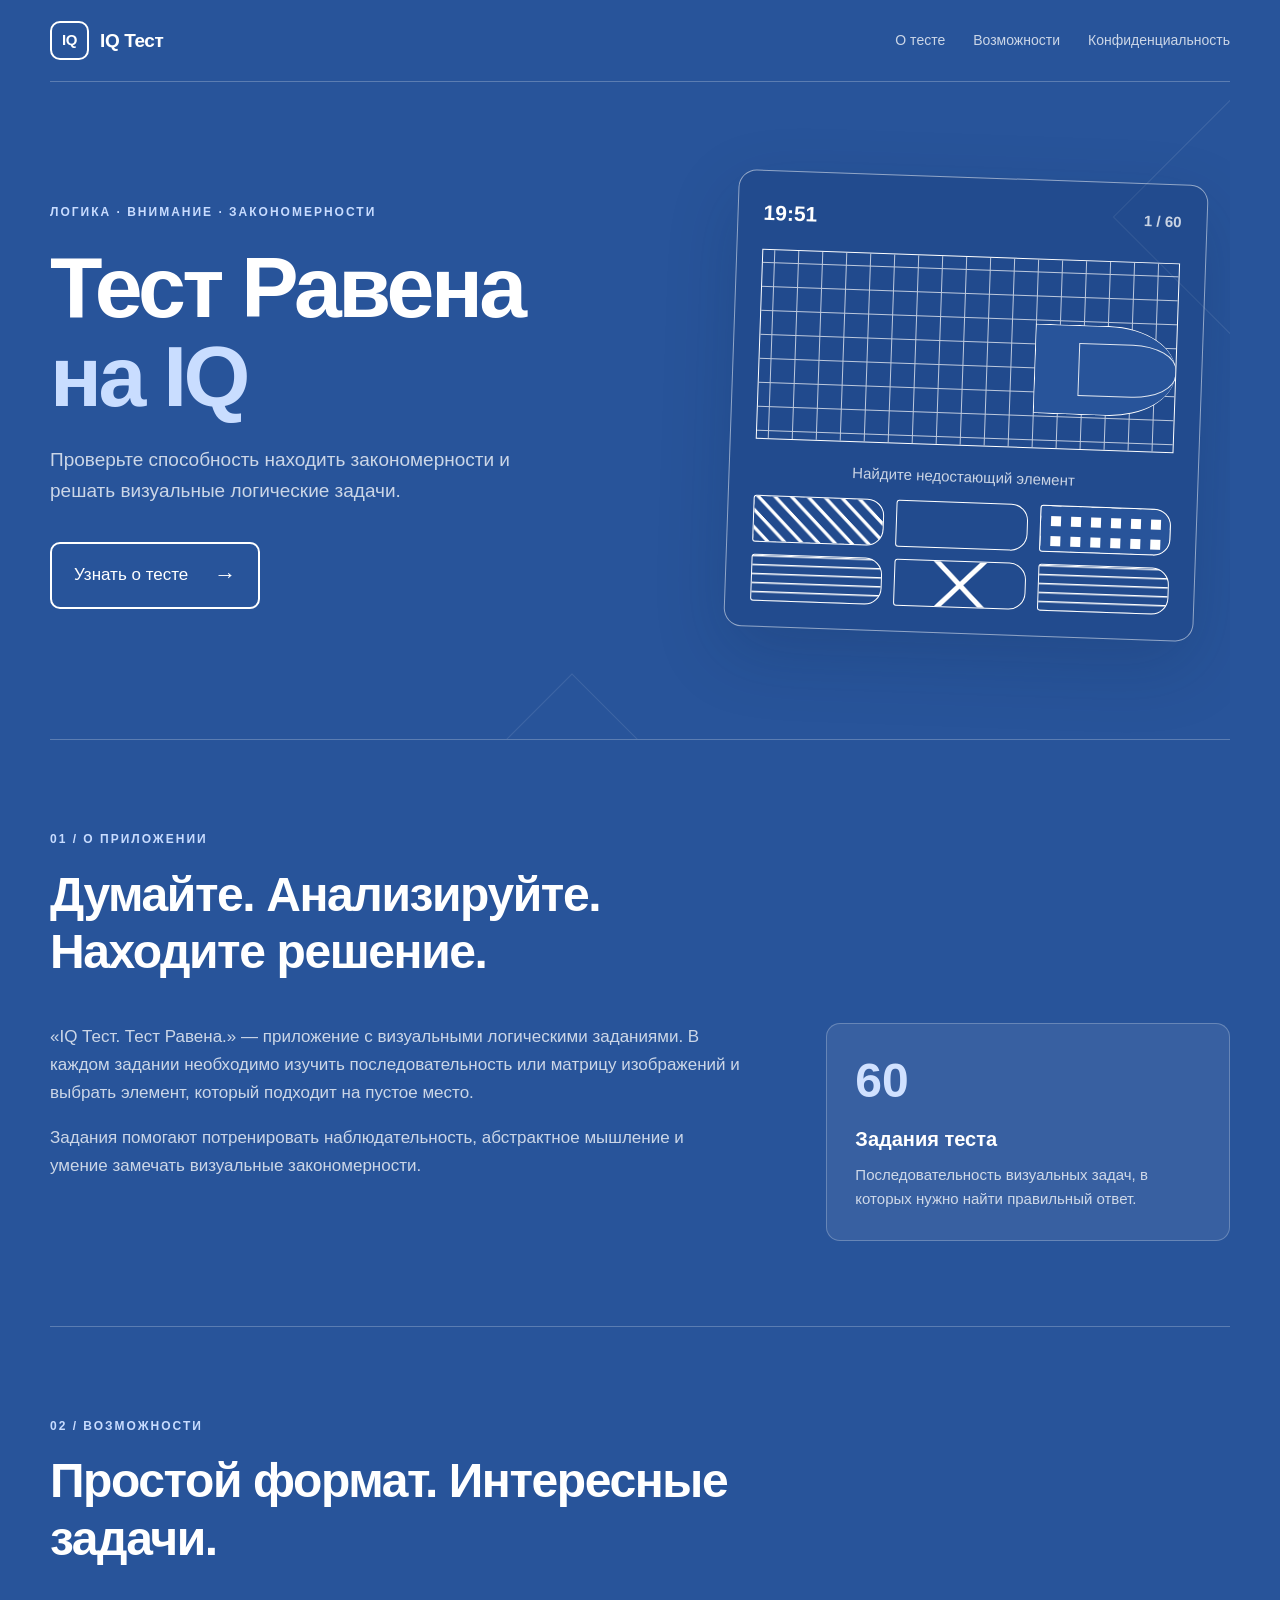
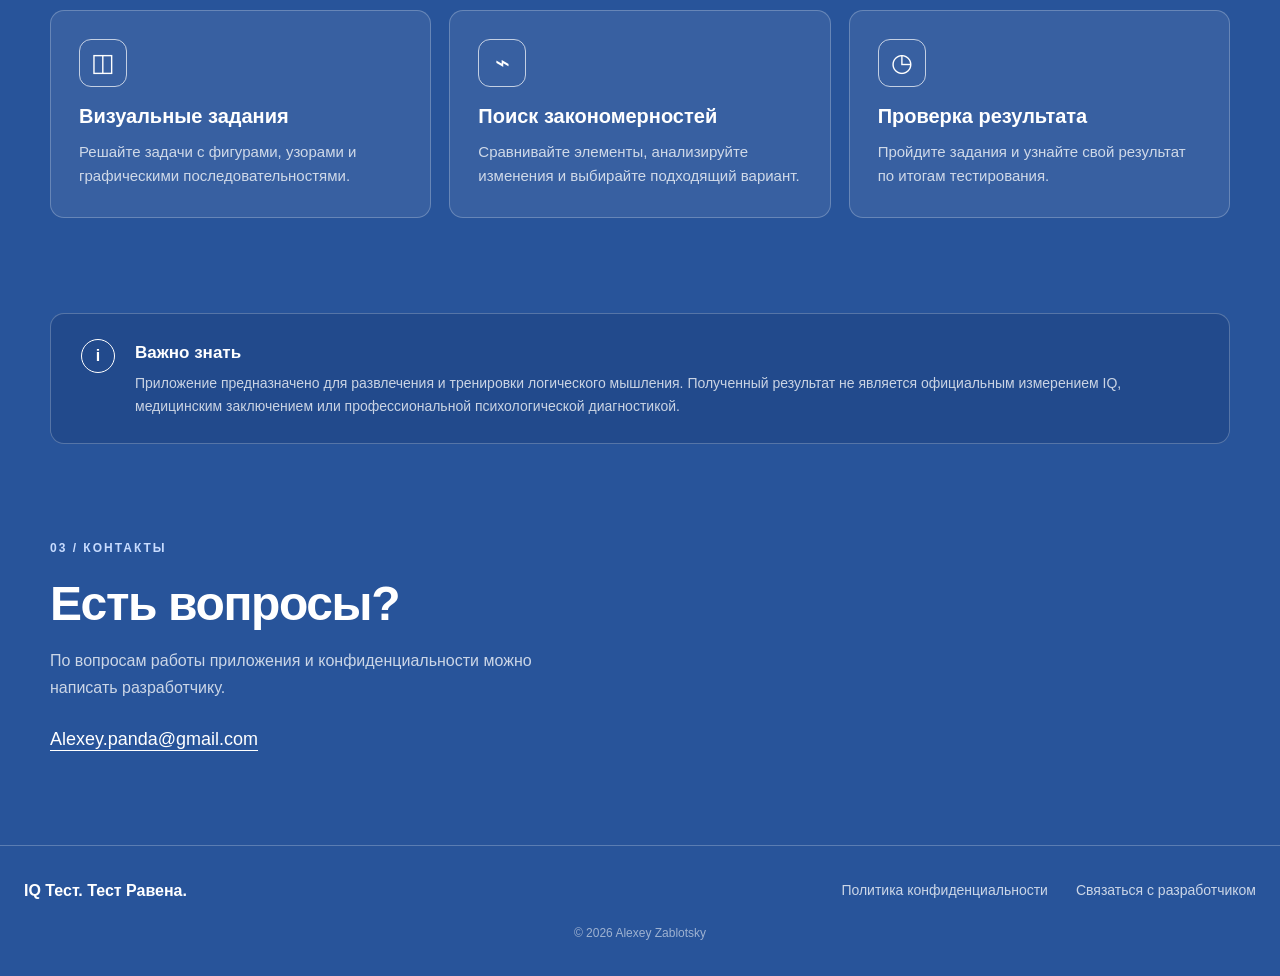
<file: index.html>
<!DOCTYPE html>
<html lang="ru">
<head>
  <meta charset="UTF-8">
  <meta name="viewport" content="width=device-width, initial-scale=1">
  <meta name="theme-color" content="#28549a">
  <meta name="description" content="IQ Тест. Тест Равена. Проверьте логическое мышление, находите закономерности и решайте визуальные задачи.">
  <title>IQ Тест. Тест Равена.</title>
  <link rel="stylesheet" href="style.css">
</head>
<body>
  <header class="header">
    <a class="brand" href="index.html">
      <span class="brand-mark">IQ</span>
      <span>IQ Тест</span>
    </a>
    <nav class="nav">
      <a href="#about">О тесте</a>
      <a href="#features">Возможности</a>
      <a href="privacy.html">Конфиденциальность</a>
    </nav>
  </header>

  <main>
    <section class="hero">
      <div class="hero-content">
        <div class="eyebrow">Логика · Внимание · Закономерности</div>
        <h1>Тест Равена<br><span>на IQ</span></h1>
        <p class="hero-description">
          Проверьте способность находить закономерности и решать
          визуальные логические задачи.
        </p>
        <a class="primary-button" href="#about">Узнать о тесте <span>→</span></a>
      </div>

      <div class="hero-art" aria-label="Декоративная логическая матрица">
        <div class="art-top">
          <span>19:51</span>
          <span class="art-counter">1 / 60</span>
        </div>
        <div class="matrix">
          <div class="matrix-pattern"></div>
          <div class="matrix-gap">
            <div class="matrix-piece"></div>
          </div>
        </div>
        <div class="art-caption">Найдите недостающий элемент</div>
        <div class="answers">
          <span class="answer answer-lines"></span>
          <span class="answer answer-empty"></span>
          <span class="answer answer-check"></span>
          <span class="answer answer-pattern"></span>
          <span class="answer answer-cross"></span>
          <span class="answer answer-pattern"></span>
        </div>
      </div>
      <div class="hero-decoration decoration-one"></div>
      <div class="hero-decoration decoration-two"></div>
    </section>

    <section class="section" id="about">
      <div class="section-heading">
        <span class="section-number">01 / О приложении</span>
        <h2>Думайте. Анализируйте. Находите решение.</h2>
      </div>
      <div class="about-grid">
        <div class="about-text">
          <p>
            «IQ Тест. Тест Равена.» — приложение с визуальными логическими
            заданиями. В каждом задании необходимо изучить последовательность
            или матрицу изображений и выбрать элемент, который подходит
            на пустое место.
          </p>
          <p>
            Задания помогают потренировать наблюдательность, абстрактное
            мышление и умение замечать визуальные закономерности.
          </p>
        </div>
        <div class="info-card">
          <div class="info-icon">60</div>
          <h3>Задания теста</h3>
          <p>Последовательность визуальных задач, в которых нужно найти правильный ответ.</p>
        </div>
      </div>
    </section>

    <section class="section features-section" id="features">
      <div class="section-heading">
        <span class="section-number">02 / Возможности</span>
        <h2>Простой формат. Интересные задачи.</h2>
      </div>
      <div class="features-grid">
        <article class="feature-card">
          <div class="feature-icon">◫</div>
          <h3>Визуальные задания</h3>
          <p>Решайте задачи с фигурами, узорами и графическими последовательностями.</p>
        </article>
        <article class="feature-card">
          <div class="feature-icon">⌁</div>
          <h3>Поиск закономерностей</h3>
          <p>Сравнивайте элементы, анализируйте изменения и выбирайте подходящий вариант.</p>
        </article>
        <article class="feature-card">
          <div class="feature-icon">◷</div>
          <h3>Проверка результата</h3>
          <p>Пройдите задания и узнайте свой результат по итогам тестирования.</p>
        </article>
      </div>
    </section>

    <section class="disclaimer">
      <div class="disclaimer-mark">i</div>
      <div>
        <h3>Важно знать</h3>
        <p>
          Приложение предназначено для развлечения и тренировки логического
          мышления. Полученный результат не является официальным измерением IQ,
          медицинским заключением или профессиональной психологической диагностикой.
        </p>
      </div>
    </section>

    <section class="contact-section">
      <span class="section-number">03 / Контакты</span>
      <h2>Есть вопросы?</h2>
      <p>По вопросам работы приложения и конфиденциальности можно написать разработчику.</p>
      <a class="email-link" href="mailto:Alexey.panda@gmail.com">Alexey.panda@gmail.com</a>
    </section>
  </main>

  <footer class="footer">
    <a class="footer-brand" href="index.html">IQ Тест. Тест Равена.</a>
    <div class="footer-links">
      <a href="privacy.html">Политика конфиденциальности</a>
      <a href="mailto:Alexey.panda@gmail.com">Связаться с разработчиком</a>
    </div>
    <p>© 2026 Alexey Zablotsky</p>
  </footer>
</body>
</html>
</file>
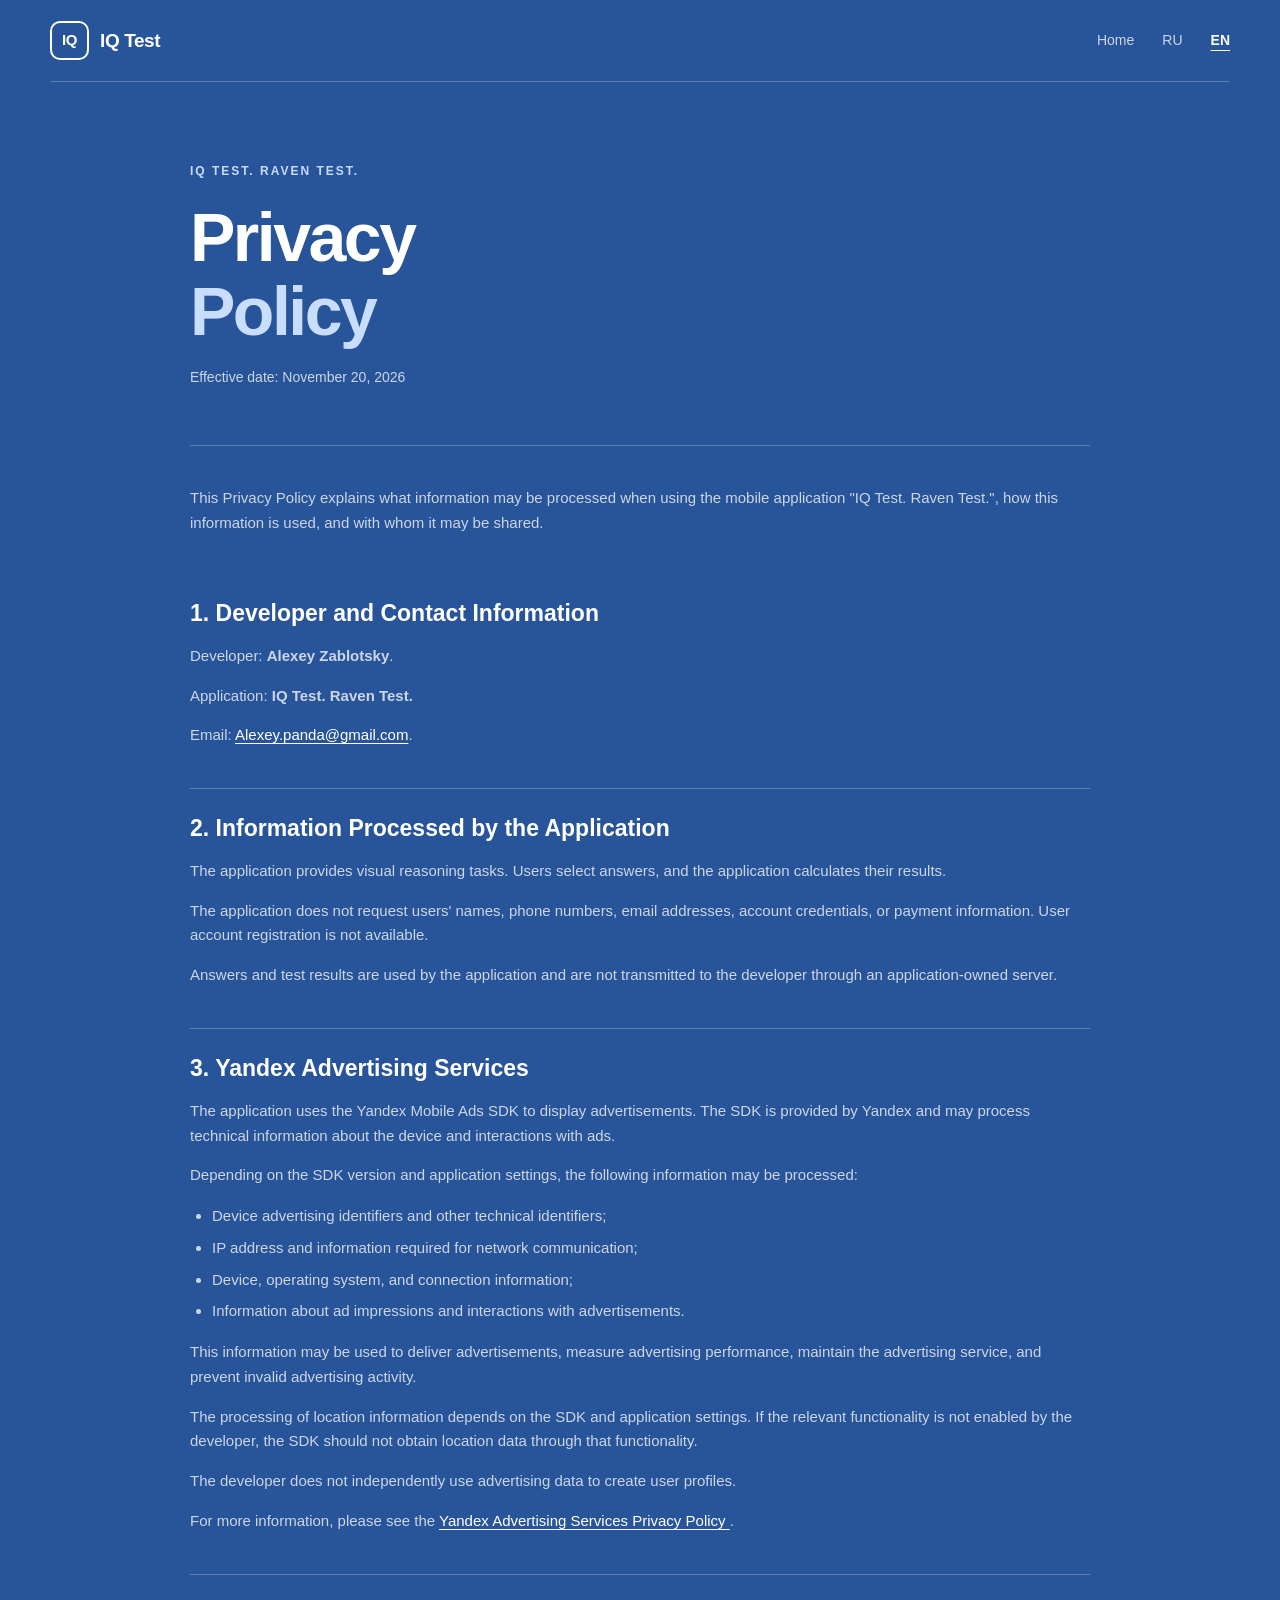
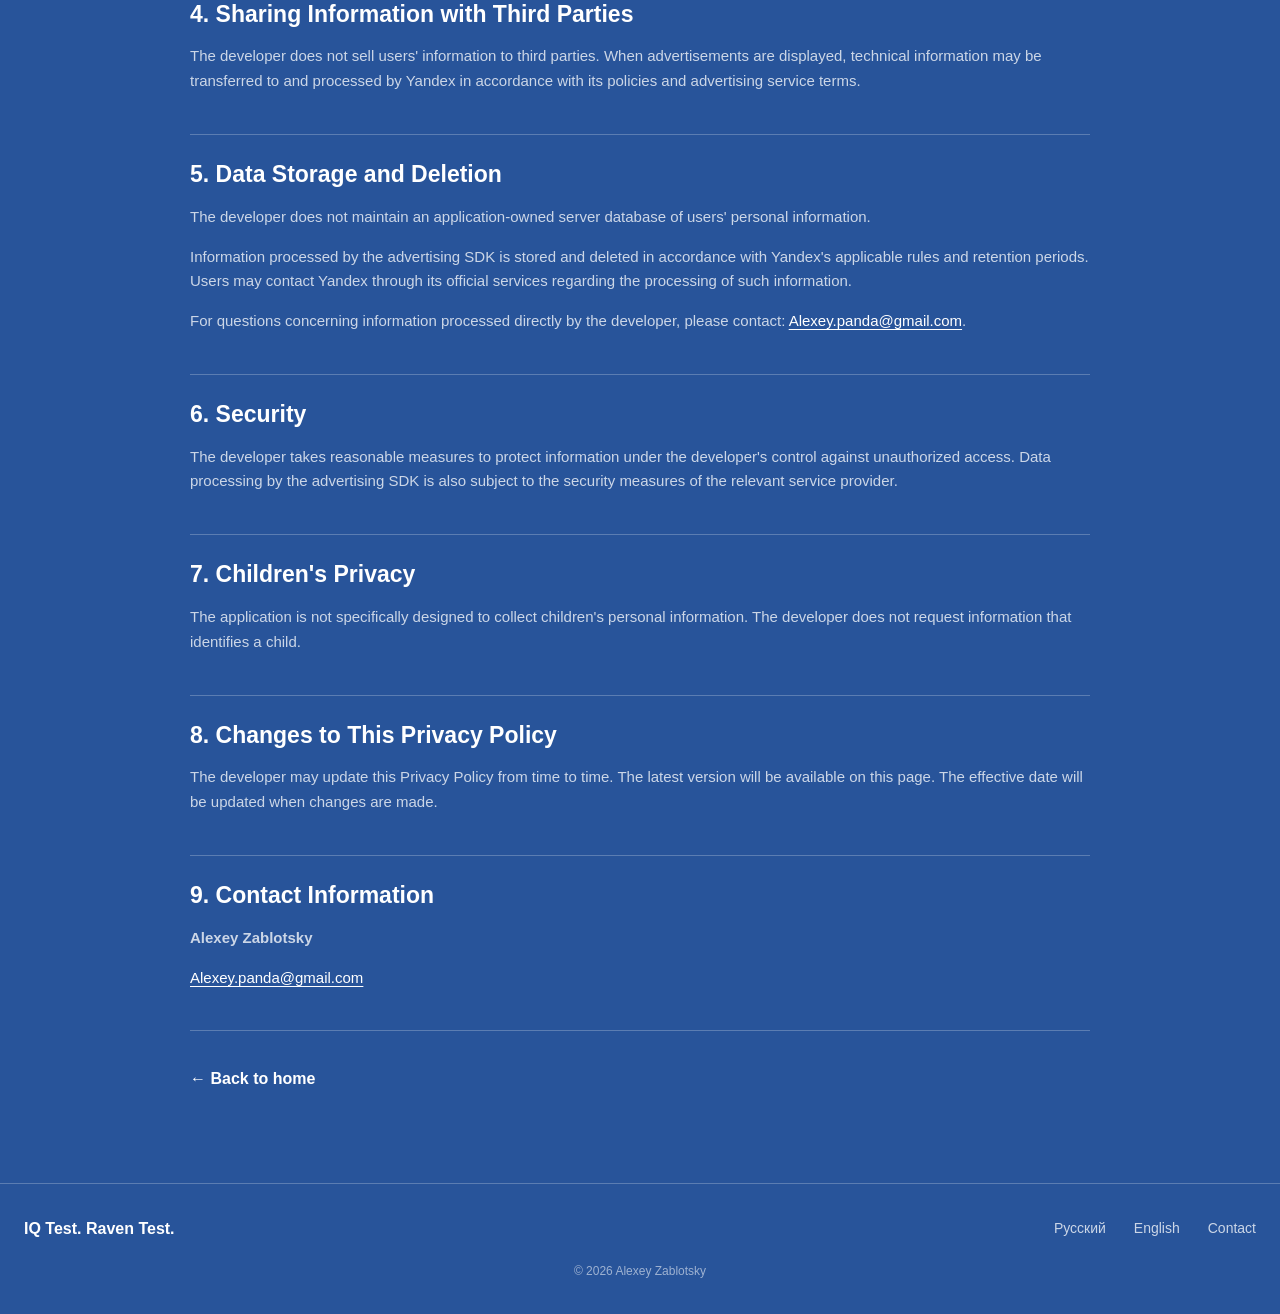
<file: privacy-en.html>
<!DOCTYPE html>
<!DOCTYPE html>
<html lang="en">
<head>
  <meta charset="UTF-8">
  <meta name="viewport" content="width=device-width, initial-scale=1">
  <meta name="theme-color" content="#28549a">
  <meta name="description" content="Privacy Policy for IQ Test. Raven Test.">
  <title>Privacy Policy — IQ Test. Raven Test.</title>
  <link rel="stylesheet" href="style.css">
</head>
<body>
  <header class="header">
    <a class="brand" href="index.html">
      <span class="brand-mark">IQ</span>
      <span>IQ Test</span>
    </a>
    <nav class="nav">
      <a href="index.html">Home</a>
      <a href="privacy.html">RU</a>
      <a href="privacy-en.html" class="active-language">EN</a>
    </nav>
  </header>

  <main class="policy-main">
    <div class="policy-intro">
      <span class="section-number">IQ TEST. RAVEN TEST.</span>
      <h1>Privacy<br><span>Policy</span></h1>
      <p class="policy-date">Effective date: November 20, 2026</p>
    </div>

    <article class="policy-content">
      <p class="policy-lead">
        This Privacy Policy explains what information may be processed when
        using the mobile application "IQ Test. Raven Test.", how this
        information is used, and with whom it may be shared.
      </p>

      <section>
        <h2>1. Developer and Contact Information</h2>
        <p>Developer: <strong>Alexey Zablotsky</strong>.</p>
        <p>Application: <strong>IQ Test. Raven Test.</strong></p>
        <p>
          Email:
          <a href="mailto:Alexey.panda@gmail.com">Alexey.panda@gmail.com</a>.
        </p>
      </section>

      <section>
        <h2>2. Information Processed by the Application</h2>
        <p>
          The application provides visual reasoning tasks. Users select answers,
          and the application calculates their results.
        </p>
        <p>
          The application does not request users' names, phone numbers,
          email addresses, account credentials, or payment information.
          User account registration is not available.
        </p>
        <p>
          Answers and test results are used by the application and are not
          transmitted to the developer through an application-owned server.
        </p>
      </section>

      <section>
        <h2>3. Yandex Advertising Services</h2>
        <p>
          The application uses the Yandex Mobile Ads SDK to display
          advertisements. The SDK is provided by Yandex and may process
          technical information about the device and interactions with ads.
        </p>
        <p>Depending on the SDK version and application settings, the following information may be processed:</p>
        <ul>
          <li>Device advertising identifiers and other technical identifiers;</li>
          <li>IP address and information required for network communication;</li>
          <li>Device, operating system, and connection information;</li>
          <li>Information about ad impressions and interactions with advertisements.</li>
        </ul>
        <p>
          This information may be used to deliver advertisements, measure
          advertising performance, maintain the advertising service,
          and prevent invalid advertising activity.
        </p>
        <p>
          The processing of location information depends on the SDK and
          application settings. If the relevant functionality is not enabled
          by the developer, the SDK should not obtain location data through
          that functionality.
        </p>
        <p>
          The developer does not independently use advertising data
          to create user profiles.
        </p>
        <p>
          For more information, please see the
          <a href="https://yandex.com/legal/international_ads_privacy_policy/"
             target="_blank" rel="noopener noreferrer">
            Yandex Advertising Services Privacy Policy
          </a>.
        </p>
      </section>

      <section>
        <h2>4. Sharing Information with Third Parties</h2>
        <p>
          The developer does not sell users' information to third parties.
          When advertisements are displayed, technical information may be
          transferred to and processed by Yandex in accordance with its
          policies and advertising service terms.
        </p>
      </section>

      <section>
        <h2>5. Data Storage and Deletion</h2>
        <p>
          The developer does not maintain an application-owned server database
          of users' personal information.
        </p>
        <p>
          Information processed by the advertising SDK is stored and deleted
          in accordance with Yandex's applicable rules and retention periods.
          Users may contact Yandex through its official services regarding
          the processing of such information.
        </p>
        <p>
          For questions concerning information processed directly by the
          developer, please contact:
          <a href="mailto:Alexey.panda@gmail.com">Alexey.panda@gmail.com</a>.
        </p>
      </section>

      <section>
        <h2>6. Security</h2>
        <p>
          The developer takes reasonable measures to protect information
          under the developer's control against unauthorized access.
          Data processing by the advertising SDK is also subject to the
          security measures of the relevant service provider.
        </p>
      </section>

      <section>
        <h2>7. Children's Privacy</h2>
        <p>
          The application is not specifically designed to collect children's
          personal information. The developer does not request information
          that identifies a child.
        </p>
      </section>

      <section>
        <h2>8. Changes to This Privacy Policy</h2>
        <p>
          The developer may update this Privacy Policy from time to time.
          The latest version will be available on this page.
          The effective date will be updated when changes are made.
        </p>
      </section>

      <section>
        <h2>9. Contact Information</h2>
        <p><strong>Alexey Zablotsky</strong></p>
        <p><a href="mailto:Alexey.panda@gmail.com">Alexey.panda@gmail.com</a></p>
      </section>
    </article>

    <a class="back-link" href="index.html">← Back to home</a>
  </main>

  <footer class="footer">
    <a class="footer-brand" href="index.html">IQ Test. Raven Test.</a>
    <div class="footer-links">
      <a href="privacy.html">Русский</a>
      <a href="privacy-en.html">English</a>
      <a href="mailto:Alexey.panda@gmail.com">Contact</a>
    </div>
    <p>© 2026 Alexey Zablotsky</p>
  </footer>
</body>
</html>
</file>
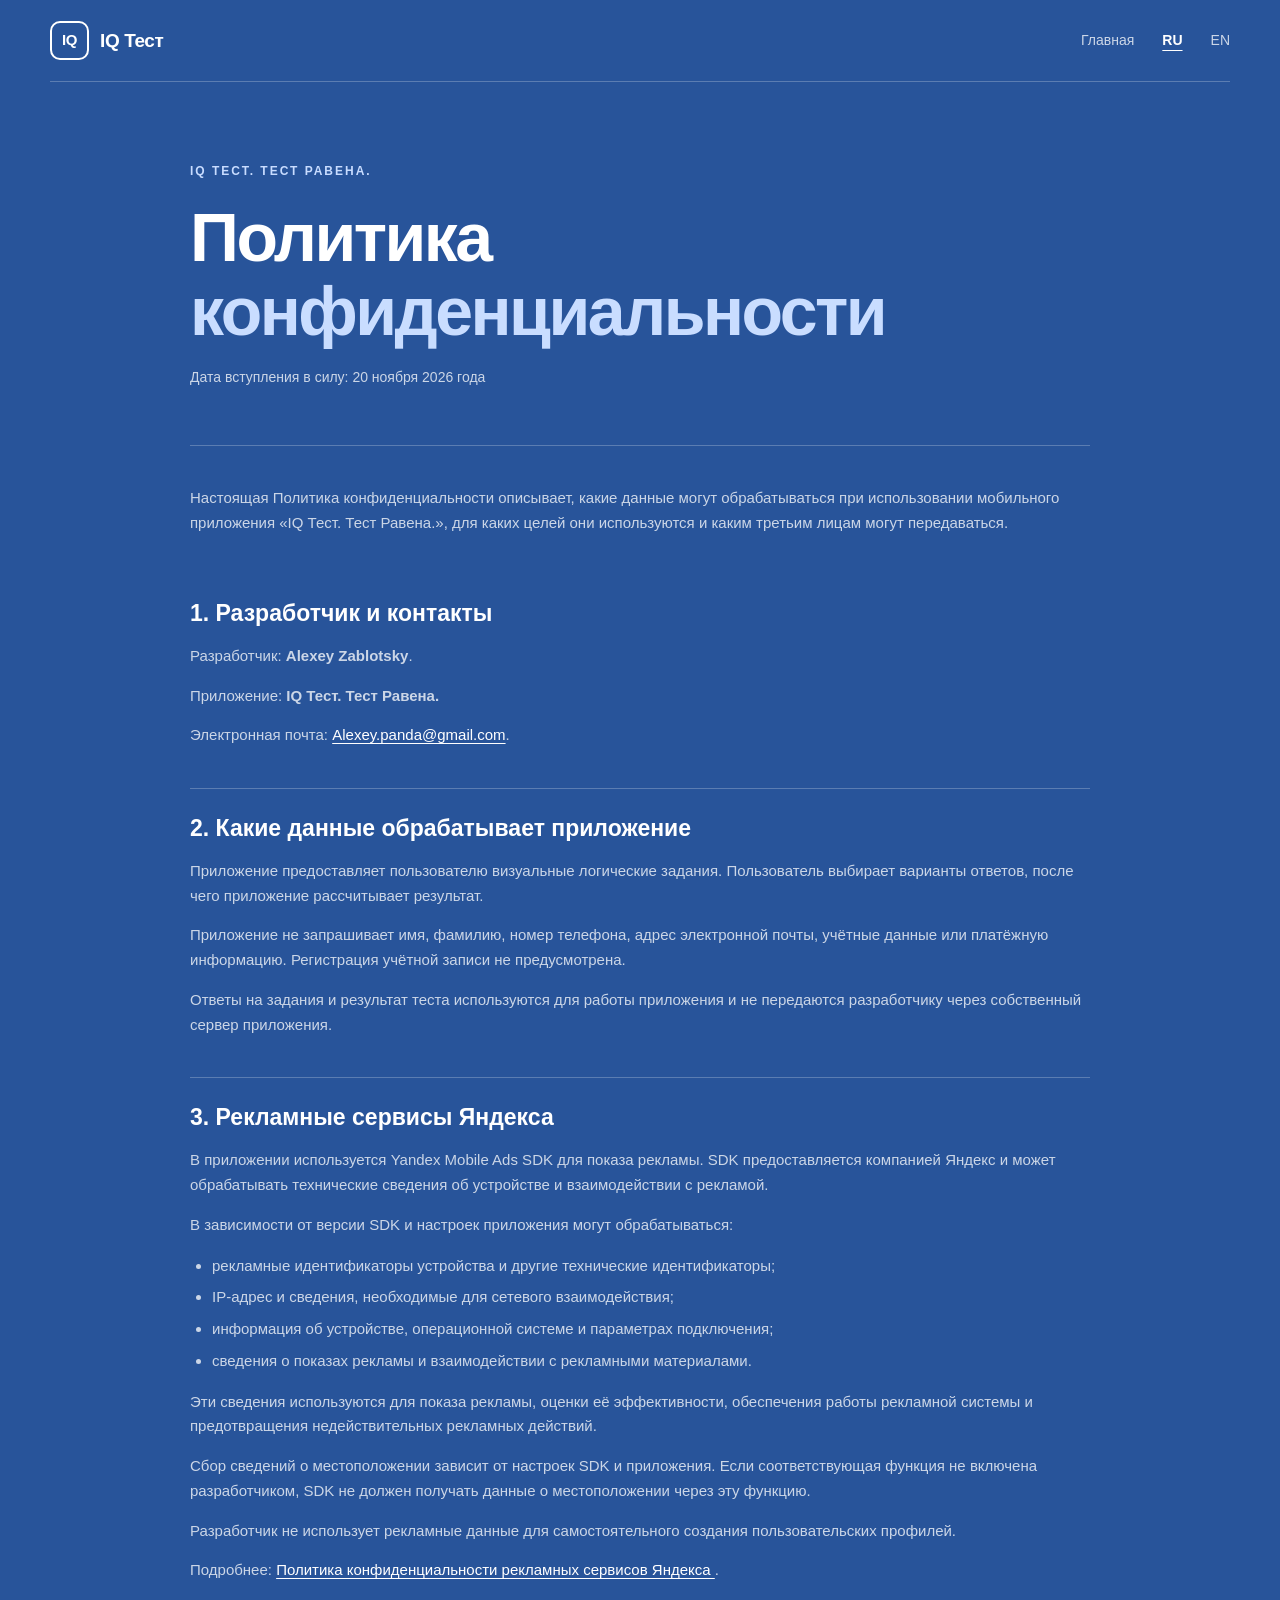
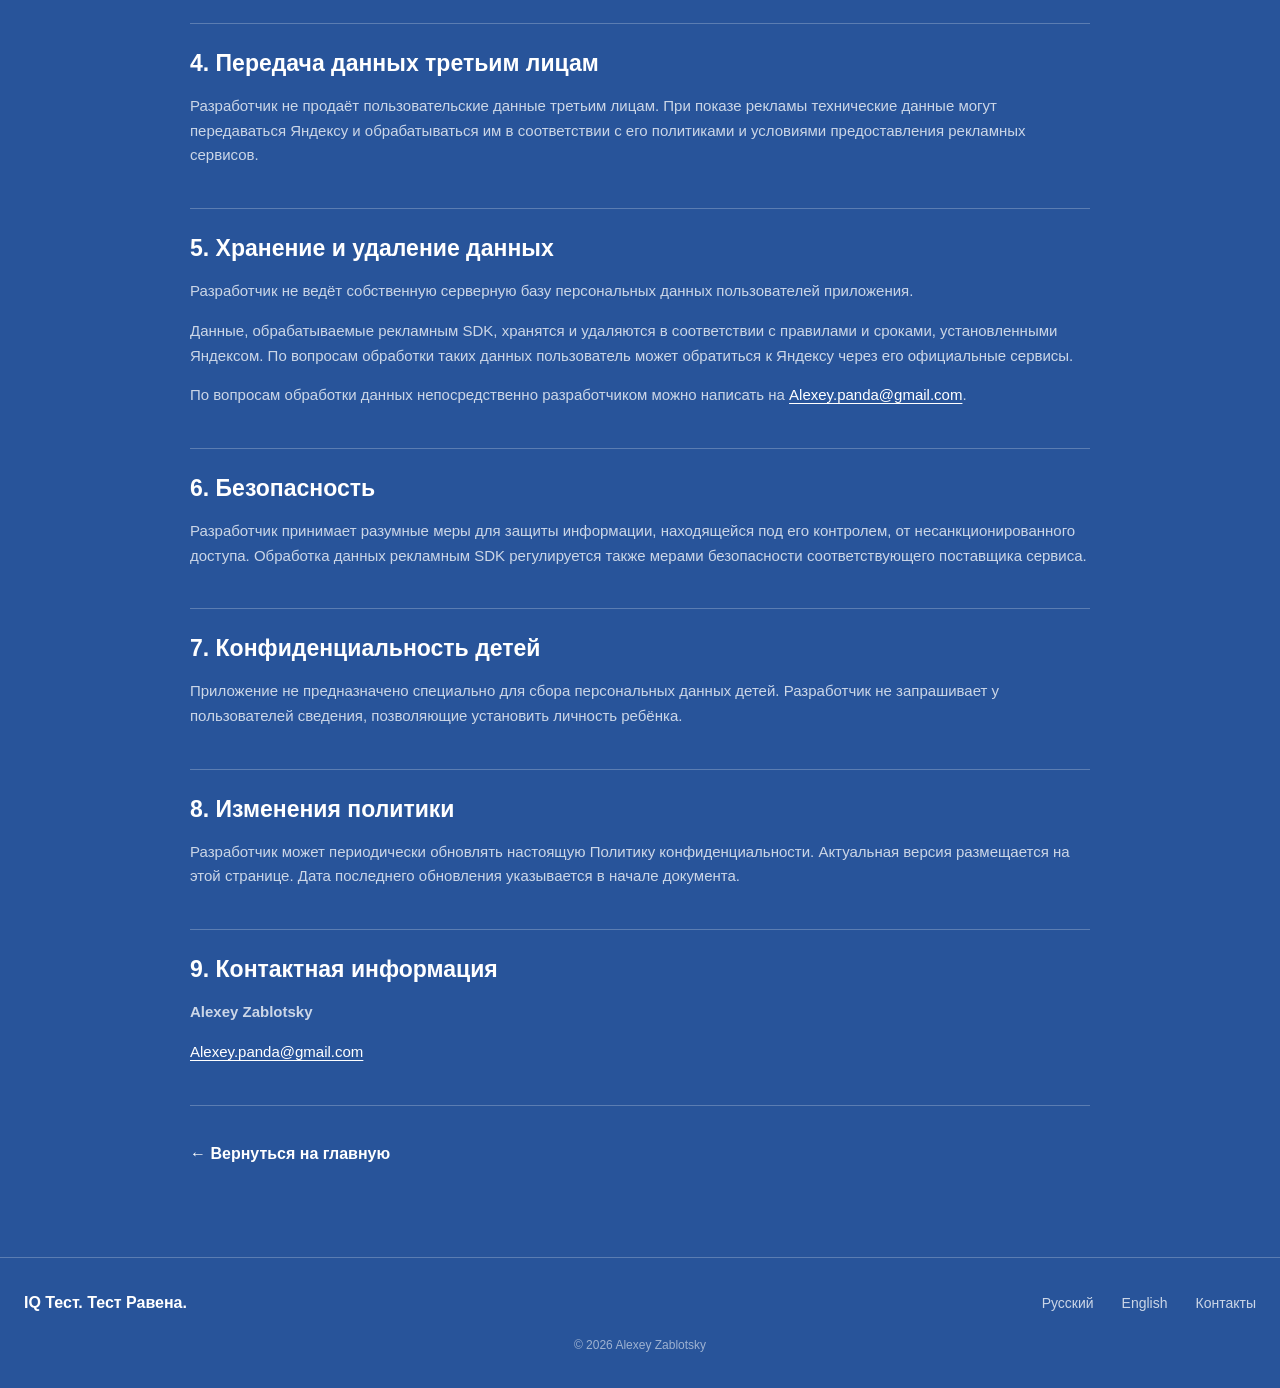
<file: privacy.html>
<!DOCTYPE html>
<html lang="ru">
<head>
  <meta charset="UTF-8">
  <meta name="viewport" content="width=device-width, initial-scale=1">
  <meta name="theme-color" content="#28549a">
  <meta name="description" content="Политика конфиденциальности приложения IQ Тест. Тест Равена.">
  <title>Политика конфиденциальности — IQ Тест. Тест Равена.</title>
  <link rel="stylesheet" href="style.css">
</head>
<body>
  <header class="header">
    <a class="brand" href="index.html">
      <span class="brand-mark">IQ</span>
      <span>IQ Тест</span>
    </a>
    <nav class="nav">
      <a href="index.html">Главная</a>
      <a href="privacy.html" class="active-language">RU</a>
      <a href="privacy-en.html">EN</a>
    </nav>
  </header>

  <main class="policy-main">
    <div class="policy-intro">
      <span class="section-number">IQ ТЕСТ. ТЕСТ РАВЕНА.</span>
      <h1>Политика<br><span>конфиденциальности</span></h1>
      <p class="policy-date">Дата вступления в силу: 20 ноября 2026 года</p>
    </div>

    <article class="policy-content">
      <p class="policy-lead">
        Настоящая Политика конфиденциальности описывает, какие данные могут
        обрабатываться при использовании мобильного приложения
        «IQ Тест. Тест Равена.», для каких целей они используются и каким
        третьим лицам могут передаваться.
      </p>

      <section>
        <h2>1. Разработчик и контакты</h2>
        <p>Разработчик: <strong>Alexey Zablotsky</strong>.</p>
        <p>Приложение: <strong>IQ Тест. Тест Равена.</strong></p>
        <p>Электронная почта:
          <a href="mailto:Alexey.panda@gmail.com">Alexey.panda@gmail.com</a>.
        </p>
      </section>

      <section>
        <h2>2. Какие данные обрабатывает приложение</h2>
        <p>
          Приложение предоставляет пользователю визуальные логические задания.
          Пользователь выбирает варианты ответов, после чего приложение
          рассчитывает результат.
        </p>
        <p>
          Приложение не запрашивает имя, фамилию, номер телефона,
          адрес электронной почты, учётные данные или платёжную информацию.
          Регистрация учётной записи не предусмотрена.
        </p>
        <p>
          Ответы на задания и результат теста используются для работы приложения
          и не передаются разработчику через собственный сервер приложения.
        </p>
      </section>

      <section>
        <h2>3. Рекламные сервисы Яндекса</h2>
        <p>
          В приложении используется Yandex Mobile Ads SDK для показа рекламы.
          SDK предоставляется компанией Яндекс и может обрабатывать технические
          сведения об устройстве и взаимодействии с рекламой.
        </p>
        <p>В зависимости от версии SDK и настроек приложения могут обрабатываться:</p>
        <ul>
          <li>рекламные идентификаторы устройства и другие технические идентификаторы;</li>
          <li>IP-адрес и сведения, необходимые для сетевого взаимодействия;</li>
          <li>информация об устройстве, операционной системе и параметрах подключения;</li>
          <li>сведения о показах рекламы и взаимодействии с рекламными материалами.</li>
        </ul>
        <p>
          Эти сведения используются для показа рекламы, оценки её эффективности,
          обеспечения работы рекламной системы и предотвращения недействительных
          рекламных действий.
        </p>
        <p>
          Сбор сведений о местоположении зависит от настроек SDK и приложения.
          Если соответствующая функция не включена разработчиком, SDK не должен
          получать данные о местоположении через эту функцию.
        </p>
        <p>
          Разработчик не использует рекламные данные для самостоятельного
          создания пользовательских профилей.
        </p>
        <p>
          Подробнее:
          <a href="https://yandex.com/legal/international_ads_privacy_policy/"
             target="_blank" rel="noopener noreferrer">
            Политика конфиденциальности рекламных сервисов Яндекса
          </a>.
        </p>
      </section>

      <section>
        <h2>4. Передача данных третьим лицам</h2>
        <p>
          Разработчик не продаёт пользовательские данные третьим лицам.
          При показе рекламы технические данные могут передаваться Яндексу
          и обрабатываться им в соответствии с его политиками и условиями
          предоставления рекламных сервисов.
        </p>
      </section>

      <section>
        <h2>5. Хранение и удаление данных</h2>
        <p>
          Разработчик не ведёт собственную серверную базу персональных данных
          пользователей приложения.
        </p>
        <p>
          Данные, обрабатываемые рекламным SDK, хранятся и удаляются
          в соответствии с правилами и сроками, установленными Яндексом.
          По вопросам обработки таких данных пользователь может обратиться
          к Яндексу через его официальные сервисы.
        </p>
        <p>
          По вопросам обработки данных непосредственно разработчиком можно
          написать на
          <a href="mailto:Alexey.panda@gmail.com">Alexey.panda@gmail.com</a>.
        </p>
      </section>

      <section>
        <h2>6. Безопасность</h2>
        <p>
          Разработчик принимает разумные меры для защиты информации,
          находящейся под его контролем, от несанкционированного доступа.
          Обработка данных рекламным SDK регулируется также мерами безопасности
          соответствующего поставщика сервиса.
        </p>
      </section>

      <section>
        <h2>7. Конфиденциальность детей</h2>
        <p>
          Приложение не предназначено специально для сбора персональных данных
          детей. Разработчик не запрашивает у пользователей сведения,
          позволяющие установить личность ребёнка.
        </p>
      </section>

      <section>
        <h2>8. Изменения политики</h2>
        <p>
          Разработчик может периодически обновлять настоящую Политику
          конфиденциальности. Актуальная версия размещается на этой странице.
          Дата последнего обновления указывается в начале документа.
        </p>
      </section>

      <section>
        <h2>9. Контактная информация</h2>
        <p><strong>Alexey Zablotsky</strong></p>
        <p><a href="mailto:Alexey.panda@gmail.com">Alexey.panda@gmail.com</a></p>
      </section>
    </article>

    <a class="back-link" href="index.html">← Вернуться на главную</a>
  </main>

  <footer class="footer">
    <a class="footer-brand" href="index.html">IQ Тест. Тест Равена.</a>
    <div class="footer-links">
      <a href="privacy.html">Русский</a>
      <a href="privacy-en.html">English</a>
      <a href="mailto:Alexey.panda@gmail.com">Контакты</a>
    </div>
    <p>© 2026 Alexey Zablotsky</p>
  </footer>
</body>
</html>
</file>
<file: style.css>
:root {
  --blue: #28549a;
  --blue-dark: #1d417d;
  --blue-light: #3b69ad;
  --white: #ffffff;
  --muted: rgba(255, 255, 255, 0.76);
  --line: rgba(255, 255, 255, 0.24);
  --panel: rgba(255, 255, 255, 0.075);
}

* {
  box-sizing: border-box;
}

html {
  scroll-behavior: smooth;
  scroll-padding-top: 90px;
}

body {
  margin: 0;
  background: var(--blue);
  color: var(--white);
  font-family: -apple-system, BlinkMacSystemFont, "Segoe UI", Roboto,
    Arial, sans-serif;
  line-height: 1.65;
}

a {
  color: inherit;
}

.header {
  width: min(1180px, calc(100% - 48px));
  min-height: 82px;
  margin: 0 auto;
  display: flex;
  align-items: center;
  justify-content: space-between;
  gap: 24px;
  border-bottom: 1px solid var(--line);
}

.brand {
  display: inline-flex;
  align-items: center;
  gap: 11px;
  text-decoration: none;
  font-size: 19px;
  font-weight: 700;
  letter-spacing: -0.4px;
}

.brand-mark {
  display: grid;
  place-items: center;
  width: 39px;
  height: 39px;
  border: 2px solid white;
  border-radius: 10px;
  font-size: 15px;
}

.nav,
.footer-links {
  display: flex;
  align-items: center;
  gap: 28px;
}

.nav a,
.footer-links a {
  color: var(--muted);
  font-size: 14px;
  text-decoration: none;
  transition: color 0.2s ease;
}

.nav a:hover,
.footer-links a:hover {
  color: white;
}

.hero {
  position: relative;
  isolation: isolate;
  overflow: hidden;
  min-height: 620px;
  width: min(1180px, calc(100% - 48px));
  margin: 0 auto;
  padding: 95px 0 105px;
  display: grid;
  grid-template-columns: 1fr 0.9fr;
  align-items: center;
  gap: 65px;
}

.hero-content {
  position: relative;
  z-index: 2;
}

.eyebrow,
.section-number {
  color: #c8dcff;
  font-size: 12px;
  font-weight: 700;
  letter-spacing: 2px;
  text-transform: uppercase;
}

.hero h1 {
  margin: 20px 0 22px;
  font-size: clamp(52px, 7vw, 86px);
  line-height: 1.04;
  font-weight: 750;
  letter-spacing: -3.5px;
}

.hero h1 span,
.policy-intro h1 span {
  color: #c9ddff;
}

.hero-description {
  max-width: 480px;
  margin: 0;
  color: var(--muted);
  font-size: 19px;
  line-height: 1.65;
}

.primary-button {
  display: inline-flex;
  align-items: center;
  gap: 26px;
  margin-top: 36px;
  padding: 13px 22px;
  border: 2px solid white;
  border-radius: 10px;
  text-decoration: none;
  font-size: 17px;
  transition: background 0.2s ease, color 0.2s ease;
}

.primary-button:hover {
  background: white;
  color: var(--blue);
}

.primary-button span {
  font-size: 22px;
}

.hero-art {
  position: relative;
  z-index: 2;
  width: 100%;
  max-width: 470px;
  margin: 0 auto;
  padding: 25px;
  border: 1px solid rgba(255, 255, 255, 0.5);
  border-radius: 18px;
  background: rgba(17, 49, 103, 0.22);
  box-shadow: 0 25px 70px rgba(9, 31, 69, 0.18);
  transform: rotate(2deg);
}

.art-top {
  display: flex;
  justify-content: space-between;
  margin-bottom: 18px;
  font-size: 21px;
  font-weight: 700;
}

.art-counter {
  color: var(--muted);
  font-size: 15px;
}

.matrix {
  position: relative;
  height: 190px;
  overflow: hidden;
  border: 1px solid white;
}

.matrix-pattern {
  position: absolute;
  inset: 0;
  background-image:
    linear-gradient(90deg, transparent 45%, white 46%, white 49%, transparent 50%),
    linear-gradient(0deg, transparent 45%, white 46%, white 49%, transparent 50%);
  background-size: 24px 24px;
  opacity: 0.7;
}

.matrix-gap {
  position: absolute;
  right: 0;
  top: 34%;
  width: 34%;
  height: 48%;
  background: var(--blue);
  border: 1px solid white;
  border-right: 0;
  border-radius: 0 48% 48% 0;
}

.matrix-piece {
  position: absolute;
  right: -1px;
  top: 20%;
  width: 70%;
  height: 60%;
  border: 1px solid white;
  border-radius: 0 45% 45% 0;
  opacity: 0.85;
}

.art-caption {
  margin: 19px 0 13px;
  text-align: center;
  font-size: 15px;
  color: var(--muted);
}

.answers {
  display: grid;
  grid-template-columns: repeat(3, 1fr);
  gap: 12px;
}

.answer {
  height: 47px;
  border: 1px solid white;
  border-radius: 3px 17px 17px 3px;
  background-color: transparent;
}

.answer-lines {
  background: repeating-linear-gradient(45deg, transparent 0 8px, white 9px 12px);
}

.answer-check {
  background-color: white;
  background-image:
    linear-gradient(90deg, var(--blue) 50%, transparent 50%),
    linear-gradient(var(--blue) 50%, transparent 50%);
  background-size: 20px 20px;
}

.answer-pattern {
  background: repeating-linear-gradient(0deg, transparent 0 7px, white 8px 9px);
}

.answer-cross {
  background:
    linear-gradient(45deg, transparent 47%, white 48% 51%, transparent 52%),
    linear-gradient(-45deg, transparent 47%, white 48% 51%, transparent 52%);
}

.hero-decoration {
  position: absolute;
  z-index: 0;
  border: 1px solid rgba(255, 255, 255, 0.1);
  transform: rotate(45deg);
}

.decoration-one {
  width: 180px;
  height: 180px;
  right: -100px;
  top: 45px;
}

.decoration-two {
  width: 100px;
  height: 100px;
  left: 40%;
  bottom: -55px;
}

.section {
  width: min(1180px, calc(100% - 48px));
  margin: 0 auto;
  padding: 85px 0;
  border-top: 1px solid var(--line);
}

.section-heading {
  max-width: 760px;
  margin-bottom: 42px;
}

.section-heading h2,
.contact-section h2 {
  margin: 14px 0 0;
  font-size: clamp(30px, 4vw, 48px);
  line-height: 1.2;
  letter-spacing: -1.4px;
}

.about-grid {
  display: grid;
  grid-template-columns: 1.4fr 0.8fr;
  gap: 70px;
  align-items: start;
}

.about-text {
  max-width: 690px;
  color: var(--muted);
  font-size: 17px;
}

.about-text p:first-child {
  margin-top: 0;
}

.info-card,
.feature-card {
  padding: 28px;
  border: 1px solid var(--line);
  border-radius: 14px;
  background: var(--panel);
}

.info-icon {
  color: #d0e1ff;
  font-size: 48px;
  font-weight: 750;
  line-height: 1.2;
}

.info-card h3,
.feature-card h3 {
  margin: 13px 0 7px;
  font-size: 20px;
}

.info-card p,
.feature-card p {
  margin: 0;
  color: var(--muted);
  font-size: 15px;
}

.features-section {
  padding-bottom: 95px;
}

.features-grid {
  display: grid;
  grid-template-columns: repeat(3, 1fr);
  gap: 18px;
}

.feature-icon {
  display: grid;
  place-items: center;
  width: 48px;
  height: 48px;
  border: 1px solid rgba(255, 255, 255, 0.7);
  border-radius: 12px;
  font-size: 25px;
}

.disclaimer {
  width: min(1180px, calc(100% - 48px));
  margin: 0 auto 90px;
  padding: 25px 30px;
  display: flex;
  gap: 20px;
  border: 1px solid var(--line);
  border-radius: 14px;
  background: rgba(15, 43, 91, 0.22);
}

.disclaimer-mark {
  flex: 0 0 34px;
  display: grid;
  place-items: center;
  width: 34px;
  height: 34px;
  border: 1px solid white;
  border-radius: 50%;
  font-weight: 700;
}

.disclaimer h3 {
  margin: 0 0 5px;
  font-size: 17px;
}

.disclaimer p {
  margin: 0;
  color: var(--muted);
  font-size: 14px;
}

.contact-section {
  width: min(1180px, calc(100% - 48px));
  margin: 0 auto;
  padding: 0 0 90px;
}

.contact-section p {
  max-width: 550px;
  color: var(--muted);
}

.email-link {
  display: inline-block;
  margin-top: 8px;
  font-size: 18px;
  text-decoration-thickness: 1px;
  text-underline-offset: 5px;
}

.footer {
  padding: 32px 24px;
  border-top: 1px solid var(--line);
  display: flex;
  flex-wrap: wrap;
  justify-content: space-between;
  align-items: center;
  gap: 20px;
}

.footer-brand {
  font-weight: 700;
  text-decoration: none;
}

.footer p {
  width: 100%;
  margin: 0;
  color: rgba(255, 255, 255, 0.55);
  font-size: 12px;
  text-align: center;
}

/* Страница политики */

.policy-main {
  width: min(900px, calc(100% - 48px));
  margin: 0 auto;
  padding: 75px 0 90px;
}

.policy-intro {
  padding-bottom: 42px;
  border-bottom: 1px solid var(--line);
}

.policy-intro h1 {
  margin: 18px 0;
  font-size: clamp(42px, 7vw, 68px);
  line-height: 1.08;
  letter-spacing: -2.5px;
}

.policy-date {
  color: var(--muted);
  font-size: 14px;
}

.policy-content {
  padding-top: 25px;
}

.policy-lead {
  margin-bottom: 38px;
  color: white;
  font-size: 18px;
}

.policy-content section {
  padding: 25px 0;
  border-bottom: 1px solid var(--line);
}

.policy-content h2 {
  margin: 0 0 13px;
  font-size: 23px;
  line-height: 1.3;
}

.policy-content p,
.policy-content li {
  color: var(--muted);
  font-size: 15px;
}

.policy-content ul {
  padding-left: 22px;
}

.policy-content li {
  margin: 7px 0;
}

.policy-content a {
  color: white;
  text-decoration-thickness: 1px;
  text-underline-offset: 3px;
}

.back-link {
  display: inline-block;
  margin-top: 35px;
  text-decoration: none;
  font-weight: 600;
}

.back-link:hover {
  text-decoration: underline;
  text-underline-offset: 5px;
}

@media (max-width: 800px) {
  .hero {
    grid-template-columns: 1fr;
    gap: 55px;
    padding: 75px 0;
  }

  .hero-art {
    max-width: 520px;
    transform: none;
  }

  .about-grid {
    grid-template-columns: 1fr;
    gap: 25px;
  }

  .features-grid {
    grid-template-columns: 1fr;
  }

  .info-card {
    max-width: 100%;
  }
}

@media (max-width: 600px) {
  .header {
    width: calc(100% - 36px);
    min-height: 70px;
  }

  .nav {
    gap: 13px;
  }

  .nav a {
    font-size: 12px;
  }

  .nav a:nth-child(2) {
    display: none;
  }

  .brand {
    font-size: 16px;
  }

  .brand-mark {
    width: 34px;
    height: 34px;
  }

  .hero,
  .section,
  .contact-section,
  .disclaimer {
    width: calc(100% - 36px);
  }

  .hero {
    min-height: auto;
    padding: 70px 0;
  }

  .hero h1 {
    font-size: clamp(48px, 13vw, 68px);
    letter-spacing: -2px;
  }

  .hero-description {
    font-size: 16px;
  }

  .hero-art {
    padding: 17px;
  }

  .matrix {
    height: 155px;
  }

  .section {
    padding: 65px 0;
  }

  .section-heading h2,
  .contact-section h2 {
    font-size: 32px;
  }

  .about-text {
    font-size: 15px;
  }

  .disclaimer {
    margin-bottom: 65px;
    padding: 20px;
    gap: 13px;
  }

  .policy-main {
    width: calc(100% - 36px);
    padding: 55px 0 70px;
  }

  .policy-intro h1 {
    font-size: 42px;
    letter-spacing: -1.5px;
  }

  .policy-content h2 {
    font-size: 20px;
  }

  .policy-content p,
  .policy-content li {
    font-size: 14px;
  }

  .footer {
    flex-direction: column;
    text-align: center;
  }

  .footer-links {
    flex-direction: column;
    gap: 10px;
  }
}

@media (prefers-reduced-motion: reduce) {
  html {
    scroll-behavior: auto;
  }

  *,
  *::before,
  *::after {
    transition-duration: 0.01ms !important;
  }
}
.active-language {
  color: #ffffff !important;
  font-weight: 700;
  text-decoration: underline !important;
  text-underline-offset: 5px;
}
</file>
